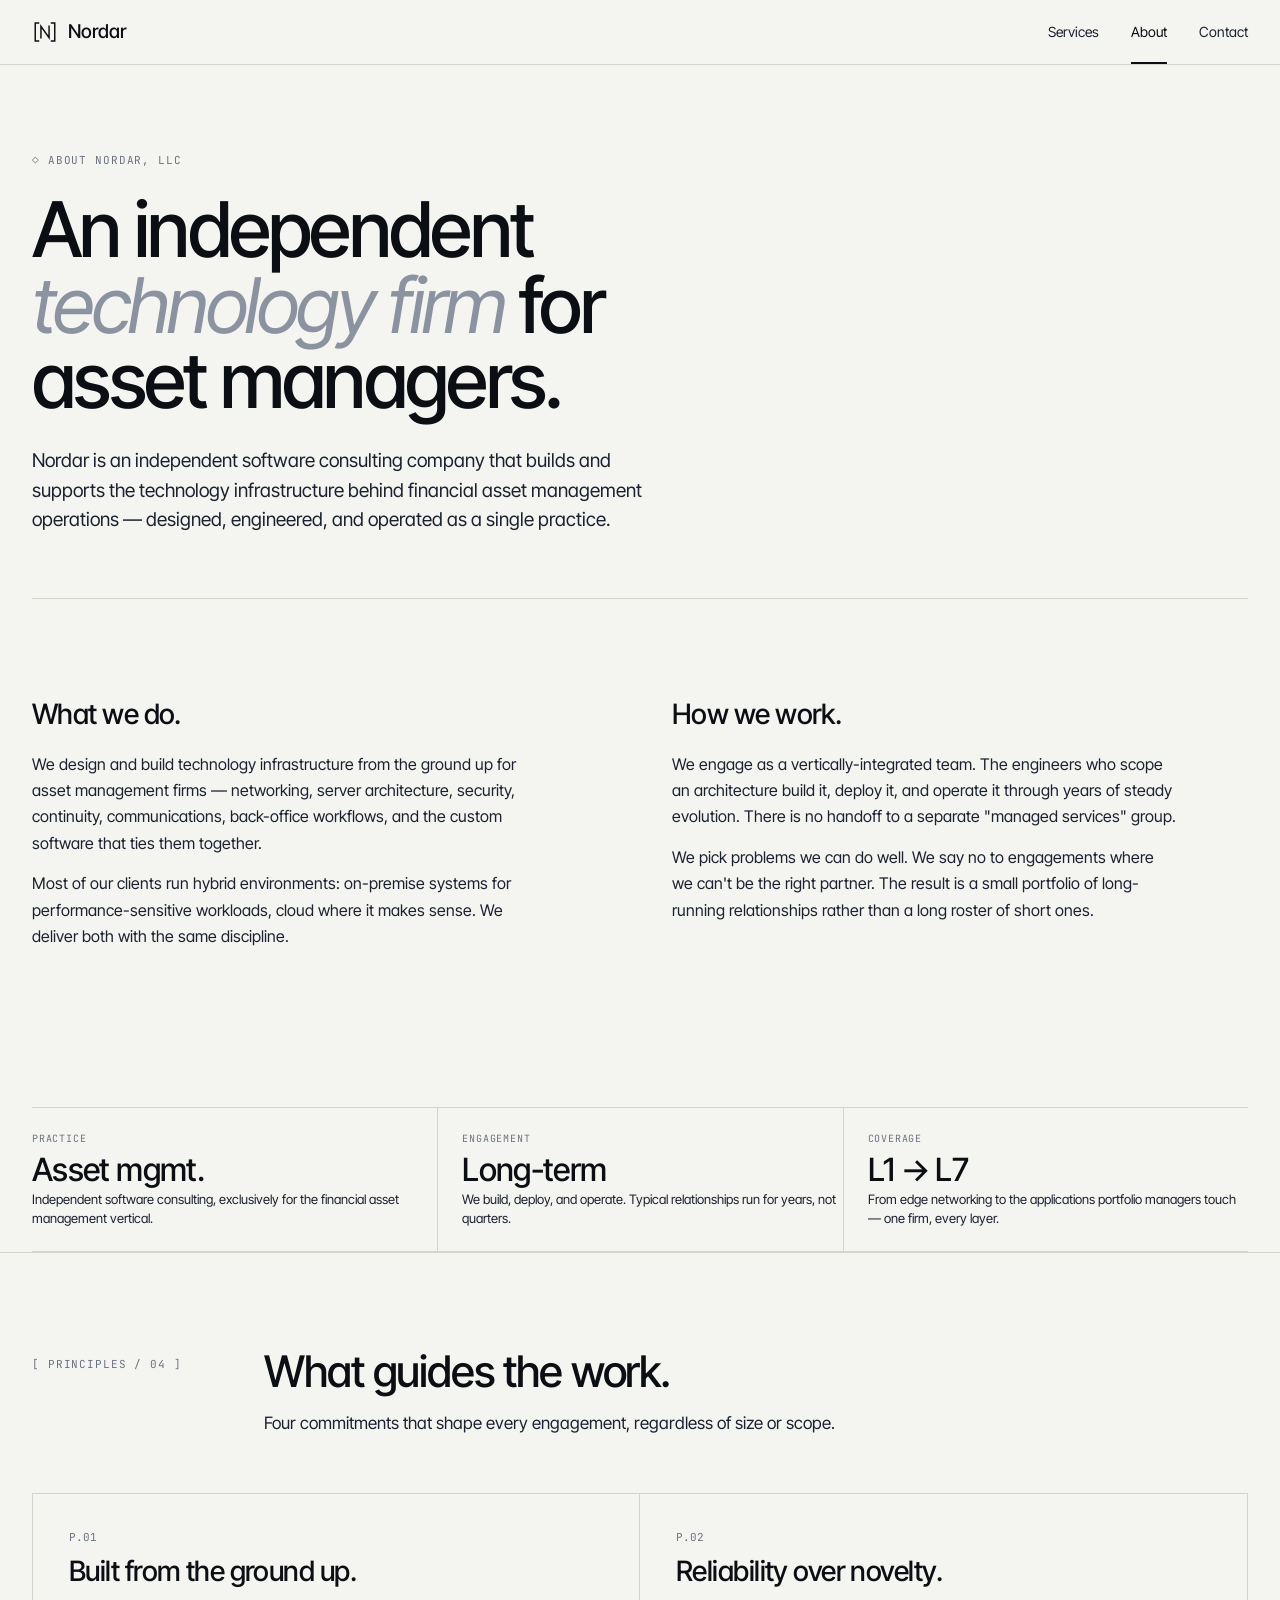
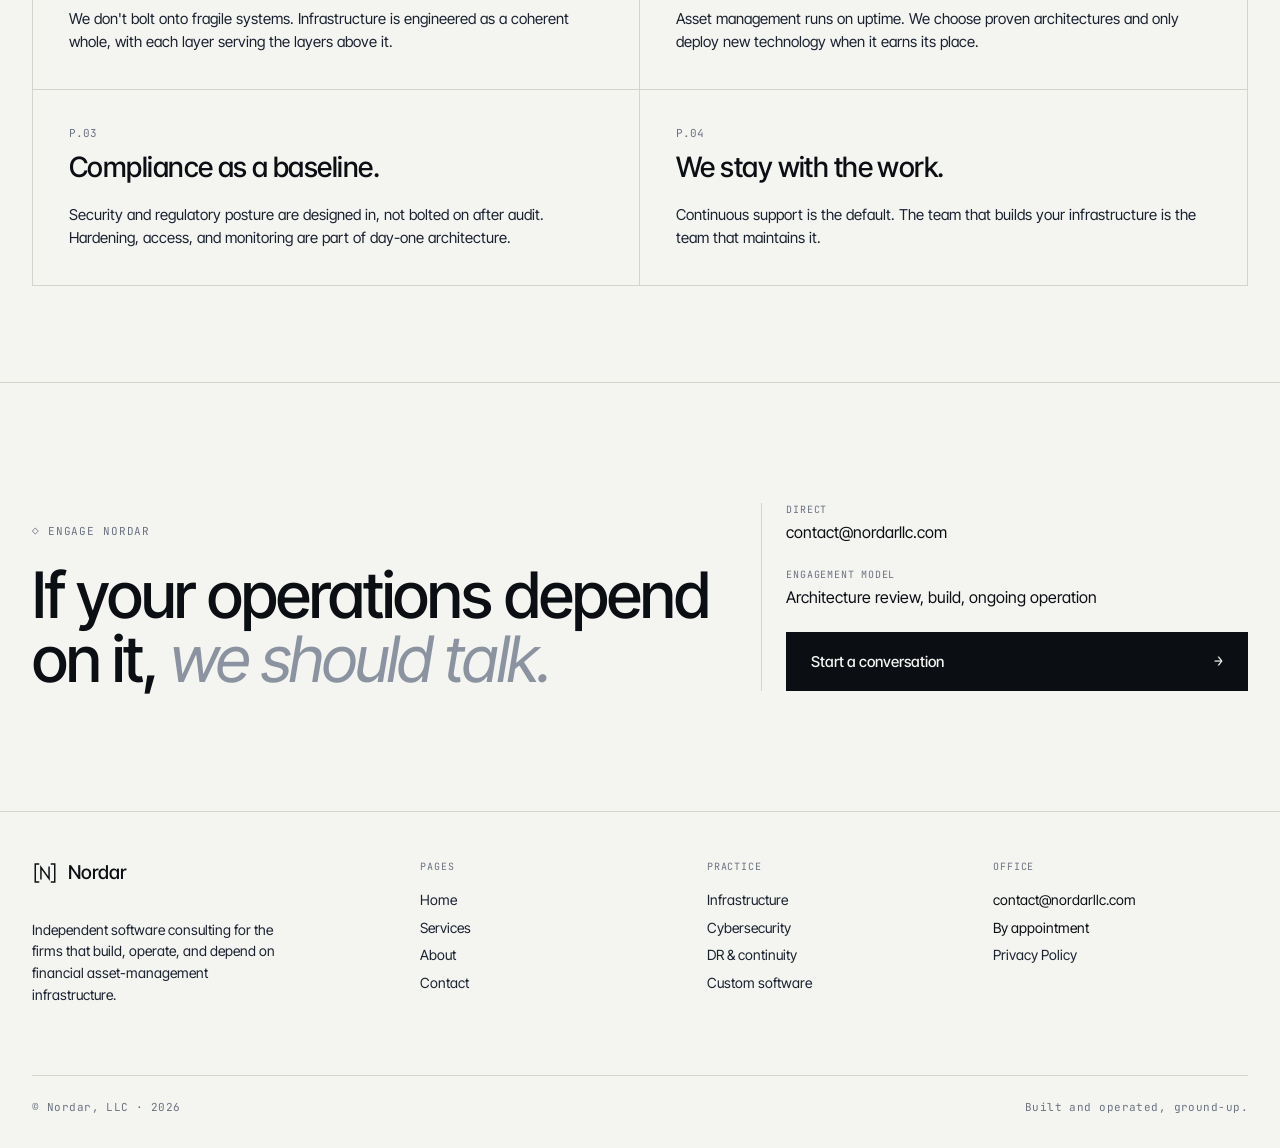
<file: About.html>
<!DOCTYPE html>
<html lang="en" data-theme="default" data-page="about">
<head>
<meta charset="UTF-8" />
<meta name="viewport" content="width=device-width, initial-scale=1.0" />
<title>About — Nordar</title>
<link rel="preconnect" href="https://fonts.googleapis.com" />
<link rel="preconnect" href="https://fonts.gstatic.com" crossorigin />
<link href="https://fonts.googleapis.com/css2?family=Inter+Tight:ital,wght@0,400;0,500;0,600;1,400;1,500&family=JetBrains+Mono:wght@400;500&display=swap" rel="stylesheet" />
<link rel="stylesheet" href="styles.css" />
</head>
<body>

<div id="nav-mount"></div>

<!-- HERO -->
<section class="page-hero">
  <div class="container">
    <div class="eyebrow">◇ About Nordar, LLC</div>
    <h1>An independent <span class="em">technology firm</span> for asset managers.</h1>
    <p class="lead">
      Nordar is an independent software consulting company that builds and supports the technology infrastructure
      behind financial asset management operations — designed, engineered, and operated as a single practice.
    </p>
  </div>
</section>

<!-- ABOUT -->
<section>
  <div class="container">
    <div class="about-grid">
      <div>
        <h3>What we do.</h3>
        <p>
          We design and build technology infrastructure from the ground up for asset management firms — networking, server architecture,
          security, continuity, communications, back-office workflows, and the custom software that ties them together.
        </p>
        <p>
          Most of our clients run hybrid environments: on-premise systems for performance-sensitive workloads, cloud where it makes sense.
          We deliver both with the same discipline.
        </p>
      </div>
      <div>
        <h3>How we work.</h3>
        <p>
          We engage as a vertically-integrated team. The engineers who scope an architecture build it, deploy it, and operate it through years of
          steady evolution. There is no handoff to a separate "managed services" group.
        </p>
        <p>
          We pick problems we can do well. We say no to engagements where we can't be the right partner. The result is a small portfolio
          of long-running relationships rather than a long roster of short ones.
        </p>
      </div>
    </div>

    <div class="about-stats">
      <div>
        <div class="k">Practice</div>
        <div class="v">Asset mgmt.</div>
        <div class="vsub">Independent software consulting, exclusively for the financial asset management vertical.</div>
      </div>
      <div>
        <div class="k">Engagement</div>
        <div class="v">Long-term</div>
        <div class="vsub">We build, deploy, and operate. Typical relationships run for years, not quarters.</div>
      </div>
      <div>
        <div class="k">Coverage</div>
        <div class="v">L1 → L7</div>
        <div class="vsub">From edge networking to the applications portfolio managers touch — one firm, every layer.</div>
      </div>
    </div>
  </div>
</section>

<!-- PRINCIPLES -->
<section class="block" id="principles">
  <div class="container">
    <div class="section-head">
      <div class="label eyebrow">[ Principles / 04 ]</div>
      <div>
        <h2>What guides the work.</h2>
        <p>Four commitments that shape every engagement, regardless of size or scope.</p>
      </div>
    </div>

    <div class="principles">
      <div class="principle">
        <span class="num">P.01</span>
        <h4>Built from the ground up.</h4>
        <p>We don't bolt onto fragile systems. Infrastructure is engineered as a coherent whole, with each layer serving the layers above it.</p>
      </div>
      <div class="principle">
        <span class="num">P.02</span>
        <h4>Reliability over novelty.</h4>
        <p>Asset management runs on uptime. We choose proven architectures and only deploy new technology when it earns its place.</p>
      </div>
      <div class="principle">
        <span class="num">P.03</span>
        <h4>Compliance as a baseline.</h4>
        <p>Security and regulatory posture are designed in, not bolted on after audit. Hardening, access, and monitoring are part of day-one architecture.</p>
      </div>
      <div class="principle">
        <span class="num">P.04</span>
        <h4>We stay with the work.</h4>
        <p>Continuous support is the default. The team that builds your infrastructure is the team that maintains it.</p>
      </div>
    </div>
  </div>
</section>

<!-- CTA -->
<section class="cta-block">
  <div class="container">
    <div class="cta-grid">
      <div>
        <div class="eyebrow" style="margin-bottom: 24px;">◇ Engage Nordar</div>
        <h2>If your operations depend on it, <span class="em">we should talk.</span></h2>
      </div>
      <div class="cta-side">
        <div class="row">
          <span class="label">Direct</span>
          <span class="val">contact@nordarllc.com</span>
        </div>
        <div class="row">
          <span class="label">Engagement model</span>
          <span class="val">Architecture review, build, ongoing operation</span>
        </div>
        <a class="cta-button" href="Contact.html">
          <span>Start a conversation</span>
          <span class="arrow">→</span>
        </a>
      </div>
    </div>
  </div>
</section>

<div id="footer-mount"></div>

<script src="partials.js"></script>
</body>
</html>
</file>
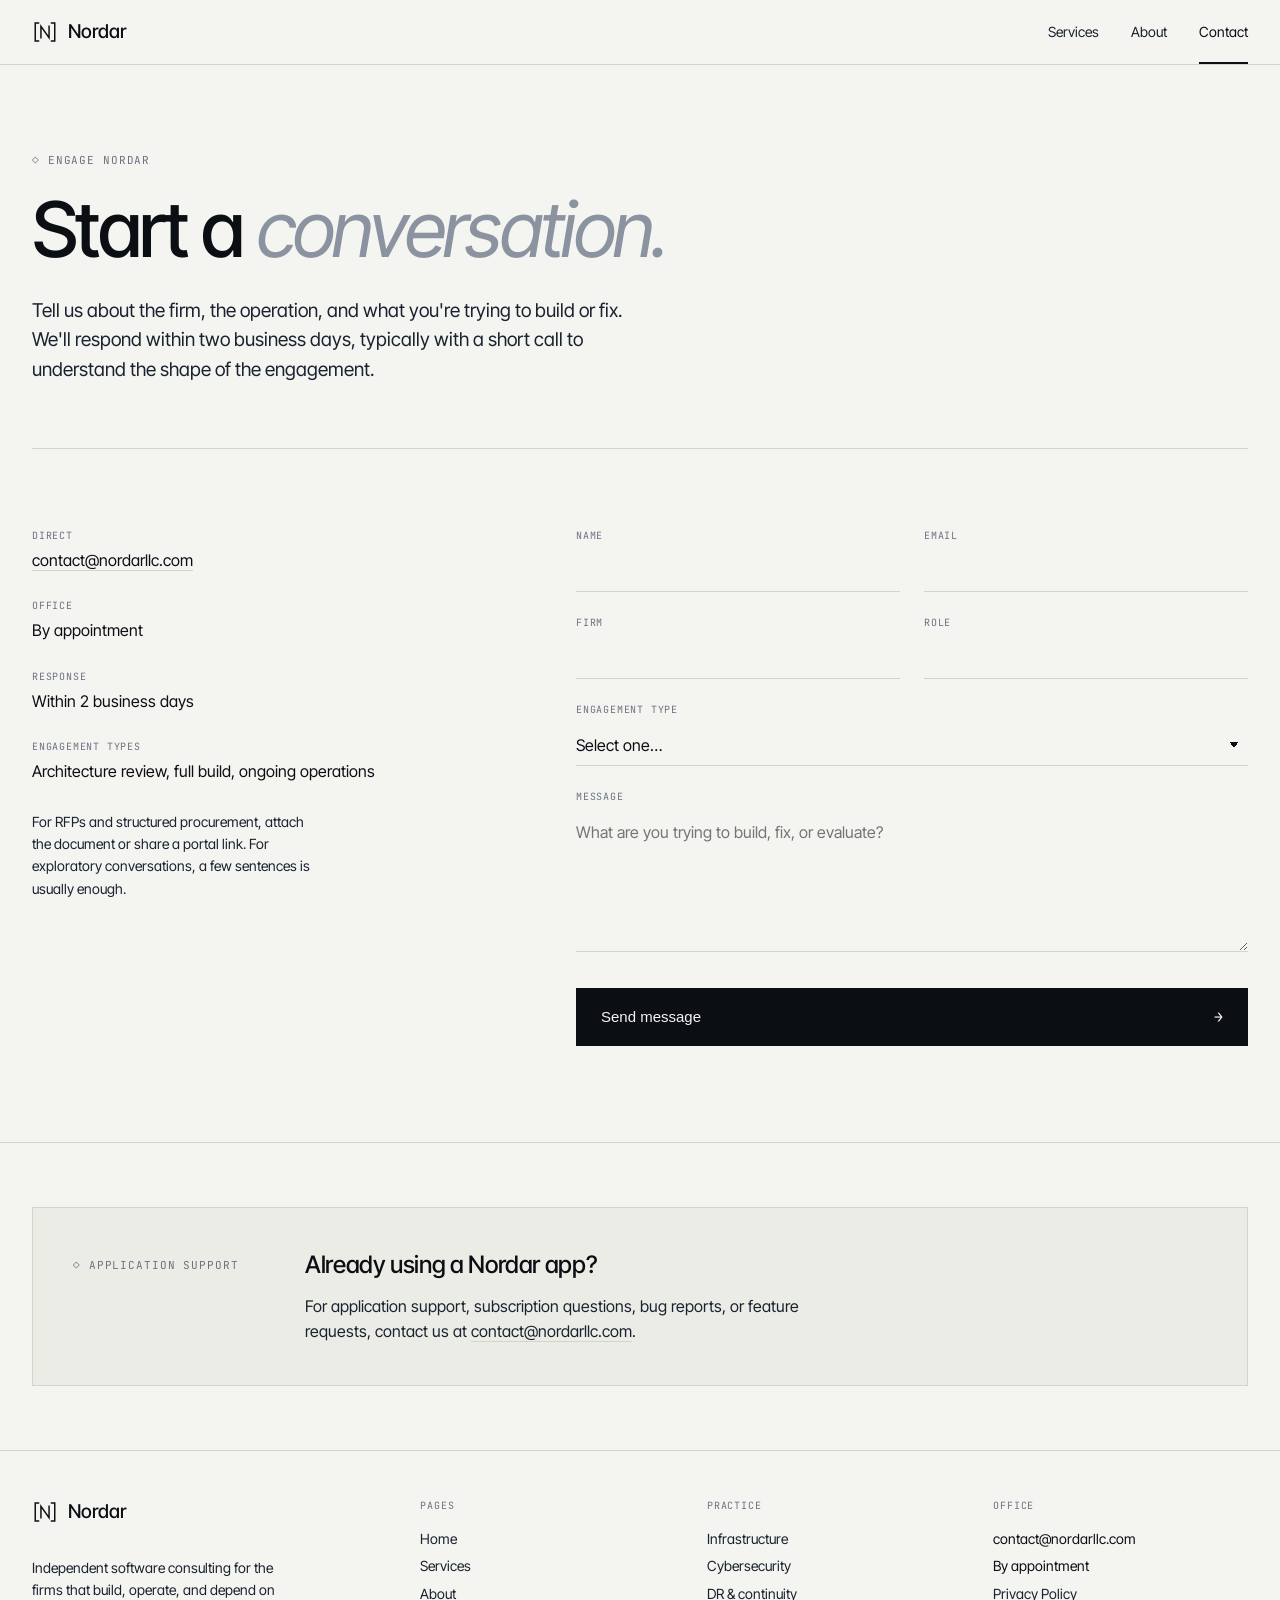
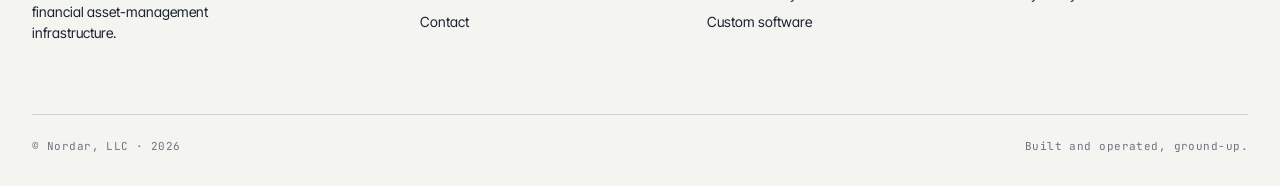
<file: Contact.html>
<!DOCTYPE html>
<html lang="en" data-theme="default" data-page="contact">
<head>
<meta charset="UTF-8" />
<meta name="viewport" content="width=device-width, initial-scale=1.0" />
<title>Contact — Nordar</title>
<link rel="preconnect" href="https://fonts.googleapis.com" />
<link rel="preconnect" href="https://fonts.gstatic.com" crossorigin />
<link href="https://fonts.googleapis.com/css2?family=Inter+Tight:ital,wght@0,400;0,500;0,600;1,400;1,500&family=JetBrains+Mono:wght@400;500&display=swap" rel="stylesheet" />
<link rel="stylesheet" href="styles.css" />
</head>
<body>

<div id="nav-mount"></div>

<!-- HERO -->
<section class="page-hero">
  <div class="container">
    <div class="eyebrow">◇ Engage Nordar</div>
    <h1>Start a <span class="em">conversation.</span></h1>
    <p class="lead">
      Tell us about the firm, the operation, and what you're trying to build or fix. We'll respond within two business days,
      typically with a short call to understand the shape of the engagement.
    </p>
  </div>
</section>

<!-- CONTACT -->
<section>
  <div class="container">
    <div class="contact-grid">
      <aside class="contact-info">
        <div class="row">
          <span class="label">Direct</span>
          <span class="val"><a href="mailto:contact@nordarllc.com">contact@nordarllc.com</a></span>
        </div>
        <div class="row">
          <span class="label">Office</span>
          <span class="val">By appointment</span>
        </div>
        <div class="row">
          <span class="label">Response</span>
          <span class="val">Within 2 business days</span>
        </div>
        <div class="row">
          <span class="label">Engagement types</span>
          <span class="val">Architecture review, full build, ongoing operations</span>
        </div>
        <p>
          For RFPs and structured procurement, attach the document or share a portal link.
          For exploratory conversations, a few sentences is usually enough.
        </p>
      </aside>

      <form class="form" id="contactForm" novalidate>
        <label>
          <span>Name</span>
          <input type="text" name="name" required autocomplete="name" />
        </label>
        <label>
          <span>Email</span>
          <input type="email" name="email" required autocomplete="email" />
        </label>
        <label>
          <span>Firm</span>
          <input type="text" name="firm" autocomplete="organization" />
        </label>
        <label>
          <span>Role</span>
          <input type="text" name="role" autocomplete="organization-title" />
        </label>
        <label class="full">
          <span>Engagement type</span>
          <select name="engagement">
            <option value="">Select one…</option>
            <option>Architecture review</option>
            <option>New build / greenfield infrastructure</option>
            <option>Migration or modernization</option>
            <option>Cybersecurity &amp; compliance</option>
            <option>Disaster recovery &amp; continuity</option>
            <option>Custom software development</option>
            <option>Ongoing support / managed operations</option>
            <option>Other / unsure</option>
          </select>
        </label>
        <label class="full">
          <span>Message</span>
          <textarea name="message" required placeholder="What are you trying to build, fix, or evaluate?"></textarea>
        </label>
        <button type="submit" class="form-submit">
          <span>Send message</span>
          <span class="mono">→</span>
        </button>
        <div class="form-status" id="formStatus" hidden></div>
      </form>
    </div>
  </div>
</section>

<!-- APP SUPPORT -->
<section class="block" id="app-support" style="padding: 64px 0;">
  <div class="container">
    <div class="app-support">
      <div class="app-support-label">
        <span class="eyebrow">◇ Application support</span>
      </div>
      <div class="app-support-body">
        <h3>Already using a Nordar app?</h3>
        <p>
          For application support, subscription questions, bug reports, or feature requests, contact us at
          <a href="mailto:contact@nordarllc.com">contact@nordarllc.com</a>.
        </p>
      </div>
    </div>
  </div>
</section>

<div id="footer-mount"></div>

<script src="partials.js"></script>
<script>
  (function () {
    var form = document.getElementById("contactForm");
    var status = document.getElementById("formStatus");
    if (!form) return;

    form.addEventListener("submit", function (e) {
      e.preventDefault();
      var data = new FormData(form);
      var missing = [];
      ["name", "email", "message"].forEach(function (k) {
        if (!String(data.get(k) || "").trim()) missing.push(k);
      });
      if (missing.length) {
        status.hidden = false;
        status.style.color = "#A03030";
        status.textContent = "Please fill in: " + missing.join(", ");
        return;
      }
      var subject = encodeURIComponent("Nordar inquiry — " + (data.get("name") || ""));
      var body = encodeURIComponent(
        "Name: " + (data.get("name") || "") + "\n" +
        "Email: " + (data.get("email") || "") + "\n" +
        "Firm: " + (data.get("firm") || "") + "\n" +
        "Role: " + (data.get("role") || "") + "\n" +
        "Engagement: " + (data.get("engagement") || "") + "\n\n" +
        (data.get("message") || "")
      );
      status.hidden = false;
      status.style.color = "";
      status.textContent = "Opening your mail client… If nothing happens, email contact@nordarllc.com directly.";
      window.location.href = "mailto:contact@nordarllc.com?subject=" + subject + "&body=" + body;
    });
  })();
</script>

</body>
</html>
</file>
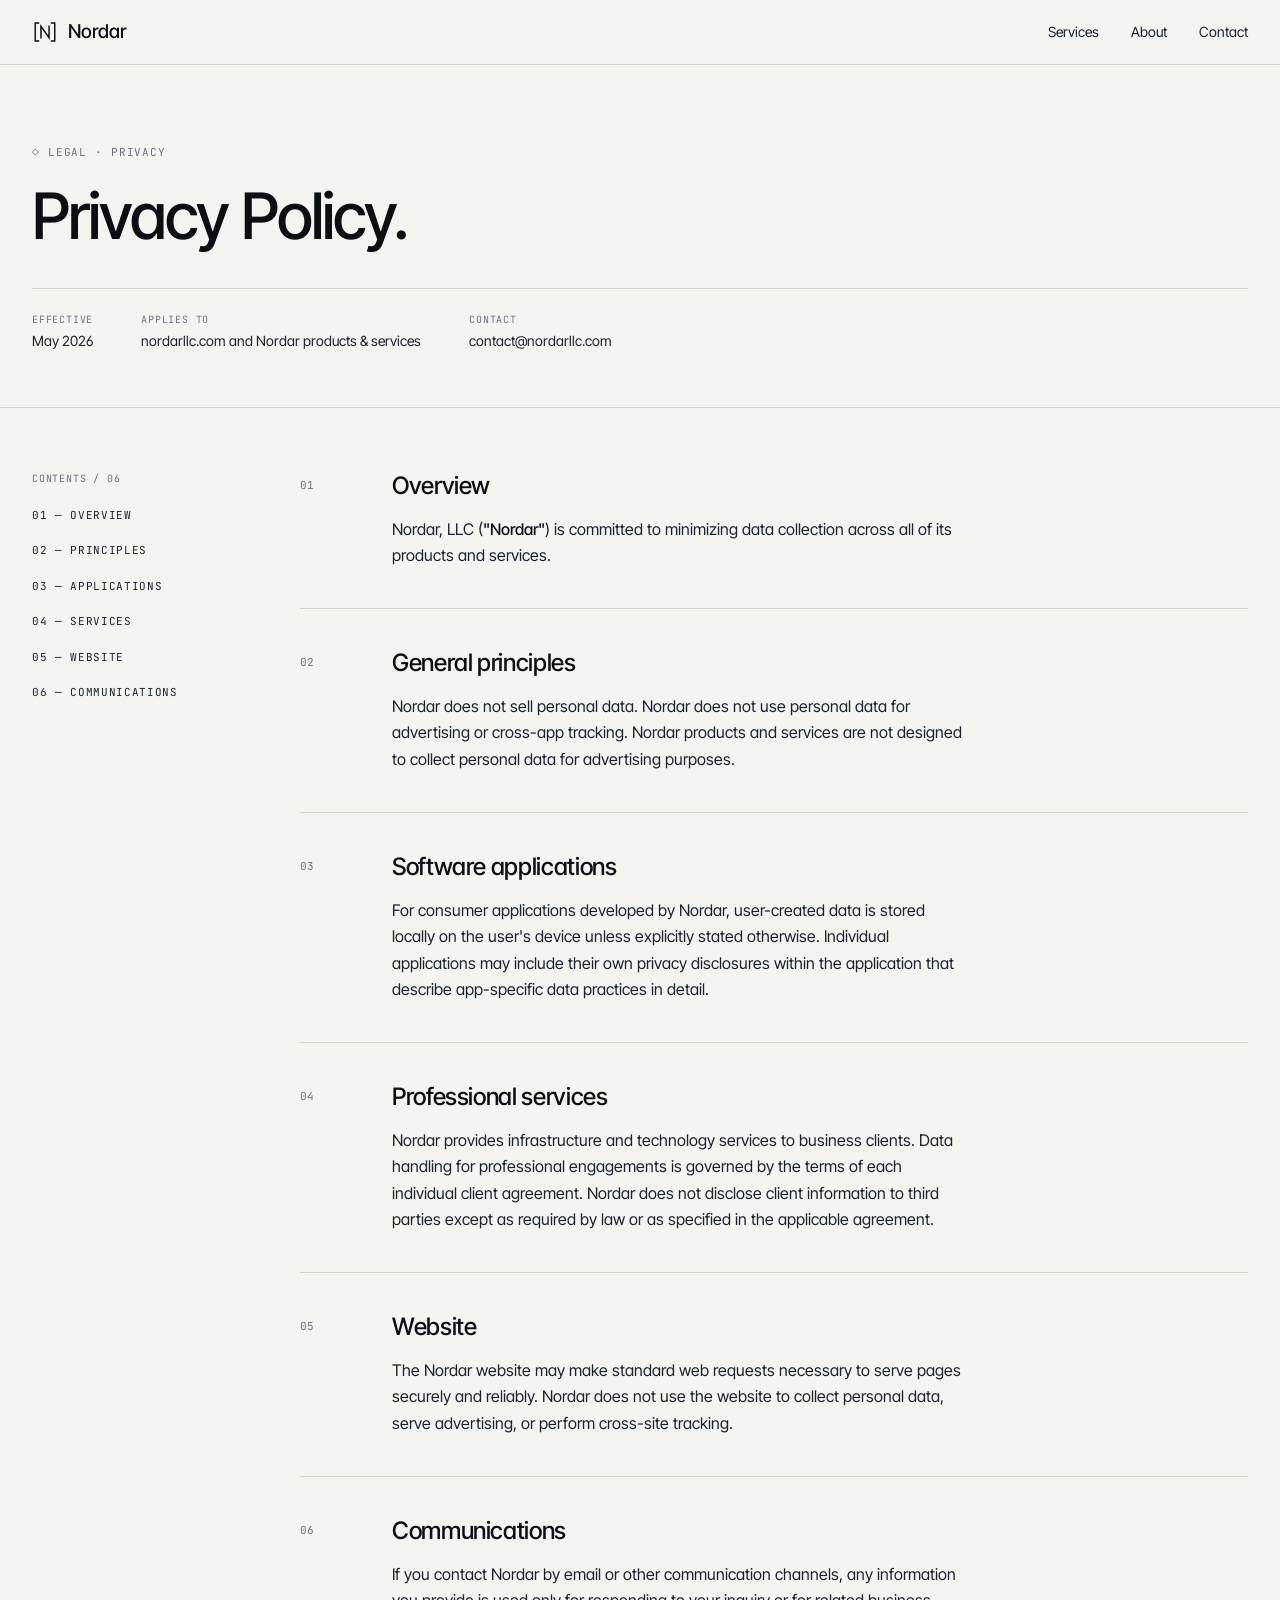
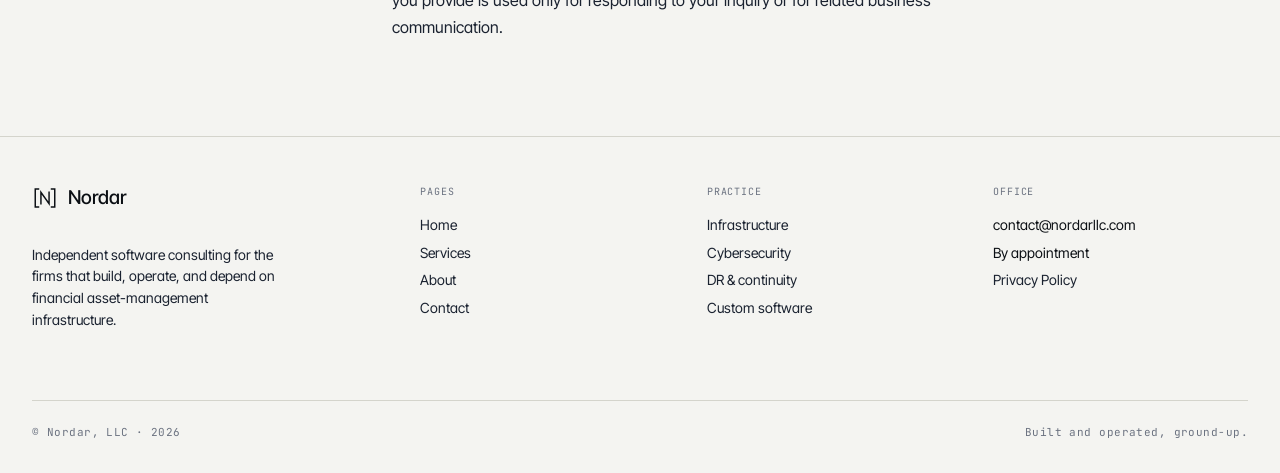
<file: Privacy Policy.html>
<!DOCTYPE html>
<html lang="en" data-theme="default" data-page="privacy">
<head>
<meta charset="UTF-8" />
<meta name="viewport" content="width=device-width, initial-scale=1.0" />
<title>Privacy Policy — Nordar</title>
<link rel="preconnect" href="https://fonts.googleapis.com" />
<link rel="preconnect" href="https://fonts.gstatic.com" crossorigin />
<link href="https://fonts.googleapis.com/css2?family=Inter+Tight:ital,wght@0,400;0,500;0,600;1,400;1,500&family=JetBrains+Mono:wght@400;500&display=swap" rel="stylesheet" />
<link rel="stylesheet" href="styles.css" />
</head>
<body>

<div id="nav-mount"></div>

<!-- HERO -->
<section class="doc-hero">
  <div class="container">
    <div class="eyebrow">◇ Legal · Privacy</div>
    <h1>Privacy Policy.</h1>
    <div class="doc-meta">
      <div class="row">
        <span class="label">Effective</span>
        <span class="val">May 2026</span>
      </div>
      <div class="row">
        <span class="label">Applies to</span>
        <span class="val">nordarllc.com and Nordar products &amp; services</span>
      </div>
      <div class="row">
        <span class="label">Contact</span>
        <span class="val">contact@nordarllc.com</span>
      </div>
    </div>
  </div>
</section>

<!-- BODY -->
<section class="doc-body">
  <div class="container">
    <div class="doc-grid">
      <aside class="doc-toc">
        <span class="toc-label">Contents / 06</span>
        <a href="#overview">01 — Overview</a>
        <a href="#principles">02 — Principles</a>
        <a href="#applications">03 — Applications</a>
        <a href="#services">04 — Services</a>
        <a href="#website">05 — Website</a>
        <a href="#communications">06 — Communications</a>
      </aside>

      <div>
        <article class="doc-section" id="overview">
          <span class="num">01</span>
          <div>
            <h2>Overview</h2>
            <p>
              Nordar, LLC (<strong>"Nordar"</strong>) is committed to minimizing data collection across all of its products and services.
            </p>
          </div>
        </article>

        <article class="doc-section" id="principles">
          <span class="num">02</span>
          <div>
            <h2>General principles</h2>
            <p>
              Nordar does not sell personal data. Nordar does not use personal data for advertising or cross-app tracking. Nordar products and services are
              not designed to collect personal data for advertising purposes.
            </p>
          </div>
        </article>

        <article class="doc-section" id="applications">
          <span class="num">03</span>
          <div>
            <h2>Software applications</h2>
            <p>
              For consumer applications developed by Nordar, user-created data is stored locally on the user's device unless explicitly stated otherwise.
              Individual applications may include their own privacy disclosures within the application that describe app-specific data practices in detail.
            </p>
          </div>
        </article>

        <article class="doc-section" id="services">
          <span class="num">04</span>
          <div>
            <h2>Professional services</h2>
            <p>
              Nordar provides infrastructure and technology services to business clients. Data handling for professional engagements is governed by the
              terms of each individual client agreement. Nordar does not disclose client information to third parties except as required by law or as
              specified in the applicable agreement.
            </p>
          </div>
        </article>

        <article class="doc-section" id="website">
          <span class="num">05</span>
          <div>
            <h2>Website</h2>
            <p>
              The Nordar website may make standard web requests necessary to serve pages securely and reliably. Nordar does not use the website to collect
              personal data, serve advertising, or perform cross-site tracking.
            </p>
          </div>
        </article>

        <article class="doc-section" id="communications">
          <span class="num">06</span>
          <div>
            <h2>Communications</h2>
            <p>
              If you contact Nordar by email or other communication channels, any information you provide is used only for responding to your inquiry or
              for related business communication.
            </p>
          </div>
        </article>
      </div>
    </div>
  </div>
</section>

<div id="footer-mount"></div>

<script src="partials.js"></script>

</body>
</html>
</file>
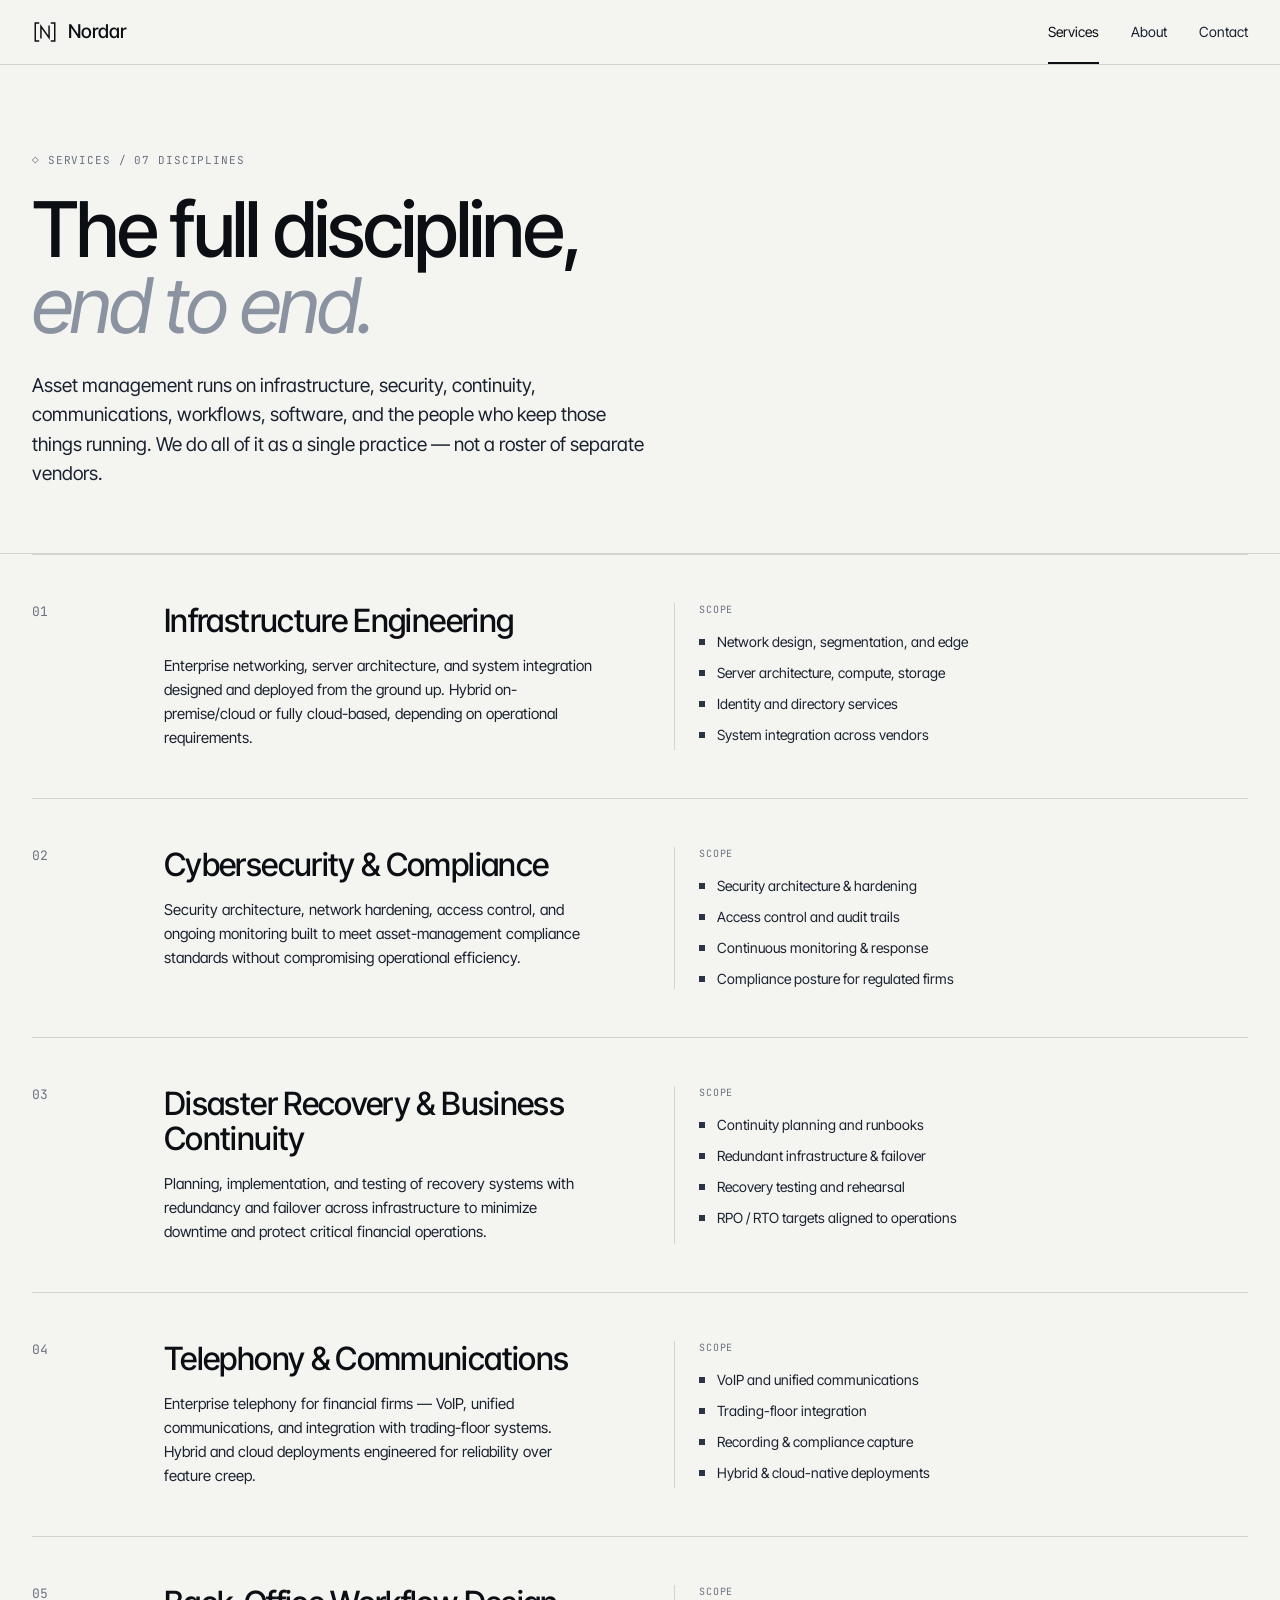
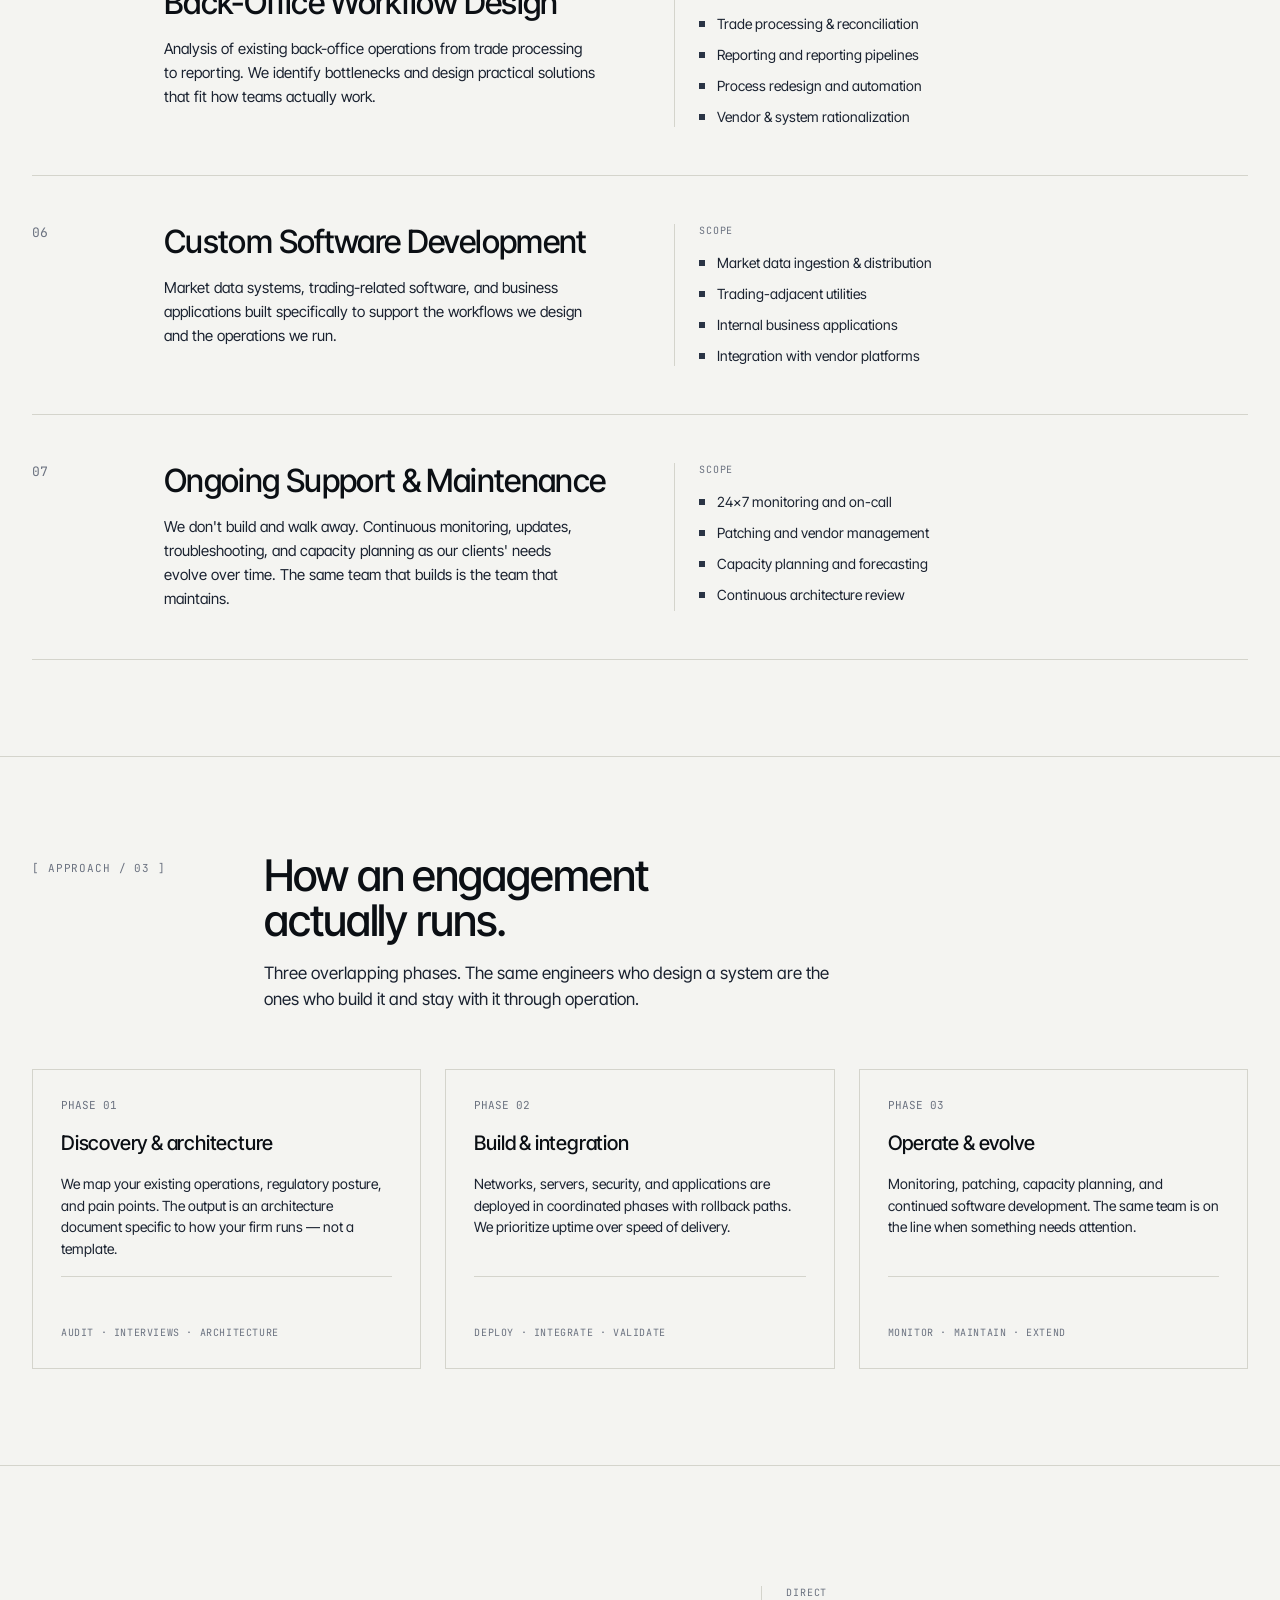
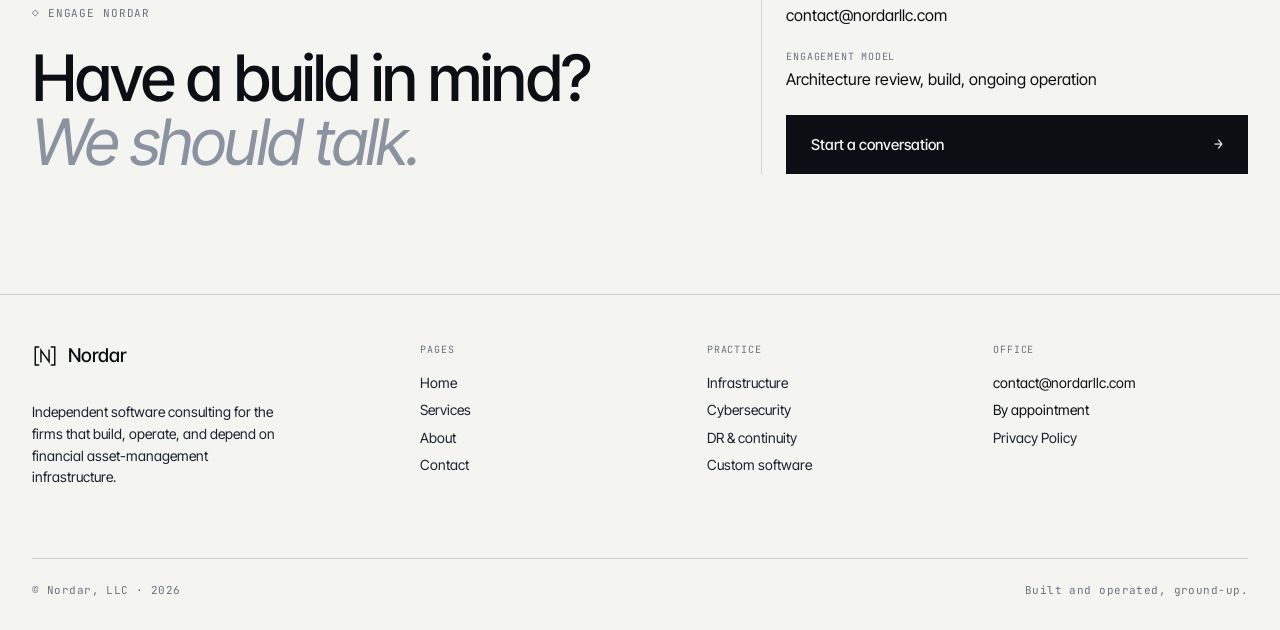
<file: Services.html>
<!DOCTYPE html>
<html lang="en" data-theme="default" data-page="services">
<head>
<meta charset="UTF-8" />
<meta name="viewport" content="width=device-width, initial-scale=1.0" />
<title>Services — Nordar</title>
<link rel="preconnect" href="https://fonts.googleapis.com" />
<link rel="preconnect" href="https://fonts.gstatic.com" crossorigin />
<link href="https://fonts.googleapis.com/css2?family=Inter+Tight:ital,wght@0,400;0,500;0,600;1,400;1,500&family=JetBrains+Mono:wght@400;500&display=swap" rel="stylesheet" />
<link rel="stylesheet" href="styles.css" />
</head>
<body>

<div id="nav-mount"></div>

<!-- HERO -->
<section class="page-hero">
  <div class="container">
    <div class="eyebrow">◇ Services / 07 disciplines</div>
    <h1>The full discipline, <span class="em">end to end.</span></h1>
    <p class="lead">
      Asset management runs on infrastructure, security, continuity, communications, workflows, software, and the people who keep those things running.
      We do all of it as a single practice — not a roster of separate vendors.
    </p>
  </div>
</section>

<!-- SERVICES -->
<section class="block" style="padding-top: 0;">
  <div class="container">
    <article class="svc-detail" id="infrastructure">
      <span class="num">01</span>
      <div>
        <h3>Infrastructure Engineering</h3>
        <p class="what">
          Enterprise networking, server architecture, and system integration designed and deployed from the ground up.
          Hybrid on-premise/cloud or fully cloud-based, depending on operational requirements.
        </p>
      </div>
      <div class="scope">
        <span class="scope-label">Scope</span>
        <span class="scope-item">Network design, segmentation, and edge</span>
        <span class="scope-item">Server architecture, compute, storage</span>
        <span class="scope-item">Identity and directory services</span>
        <span class="scope-item">System integration across vendors</span>
      </div>
    </article>

    <article class="svc-detail" id="cybersecurity">
      <span class="num">02</span>
      <div>
        <h3>Cybersecurity &amp; Compliance</h3>
        <p class="what">
          Security architecture, network hardening, access control, and ongoing monitoring built to meet asset-management compliance
          standards without compromising operational efficiency.
        </p>
      </div>
      <div class="scope">
        <span class="scope-label">Scope</span>
        <span class="scope-item">Security architecture &amp; hardening</span>
        <span class="scope-item">Access control and audit trails</span>
        <span class="scope-item">Continuous monitoring &amp; response</span>
        <span class="scope-item">Compliance posture for regulated firms</span>
      </div>
    </article>

    <article class="svc-detail" id="continuity">
      <span class="num">03</span>
      <div>
        <h3>Disaster Recovery &amp; Business Continuity</h3>
        <p class="what">
          Planning, implementation, and testing of recovery systems with redundancy and failover across infrastructure
          to minimize downtime and protect critical financial operations.
        </p>
      </div>
      <div class="scope">
        <span class="scope-label">Scope</span>
        <span class="scope-item">Continuity planning and runbooks</span>
        <span class="scope-item">Redundant infrastructure &amp; failover</span>
        <span class="scope-item">Recovery testing and rehearsal</span>
        <span class="scope-item">RPO / RTO targets aligned to operations</span>
      </div>
    </article>

    <article class="svc-detail" id="telephony">
      <span class="num">04</span>
      <div>
        <h3>Telephony &amp; Communications</h3>
        <p class="what">
          Enterprise telephony for financial firms — VoIP, unified communications, and integration with trading-floor systems.
          Hybrid and cloud deployments engineered for reliability over feature creep.
        </p>
      </div>
      <div class="scope">
        <span class="scope-label">Scope</span>
        <span class="scope-item">VoIP and unified communications</span>
        <span class="scope-item">Trading-floor integration</span>
        <span class="scope-item">Recording &amp; compliance capture</span>
        <span class="scope-item">Hybrid &amp; cloud-native deployments</span>
      </div>
    </article>

    <article class="svc-detail" id="workflow">
      <span class="num">05</span>
      <div>
        <h3>Back-Office Workflow Design</h3>
        <p class="what">
          Analysis of existing back-office operations from trade processing to reporting. We identify bottlenecks
          and design practical solutions that fit how teams actually work.
        </p>
      </div>
      <div class="scope">
        <span class="scope-label">Scope</span>
        <span class="scope-item">Trade processing &amp; reconciliation</span>
        <span class="scope-item">Reporting and reporting pipelines</span>
        <span class="scope-item">Process redesign and automation</span>
        <span class="scope-item">Vendor &amp; system rationalization</span>
      </div>
    </article>

    <article class="svc-detail" id="software">
      <span class="num">06</span>
      <div>
        <h3>Custom Software Development</h3>
        <p class="what">
          Market data systems, trading-related software, and business applications built specifically to support the workflows
          we design and the operations we run.
        </p>
      </div>
      <div class="scope">
        <span class="scope-label">Scope</span>
        <span class="scope-item">Market data ingestion &amp; distribution</span>
        <span class="scope-item">Trading-adjacent utilities</span>
        <span class="scope-item">Internal business applications</span>
        <span class="scope-item">Integration with vendor platforms</span>
      </div>
    </article>

    <article class="svc-detail" id="support">
      <span class="num">07</span>
      <div>
        <h3>Ongoing Support &amp; Maintenance</h3>
        <p class="what">
          We don't build and walk away. Continuous monitoring, updates, troubleshooting, and capacity planning
          as our clients' needs evolve over time. The same team that builds is the team that maintains.
        </p>
      </div>
      <div class="scope">
        <span class="scope-label">Scope</span>
        <span class="scope-item">24×7 monitoring and on-call</span>
        <span class="scope-item">Patching and vendor management</span>
        <span class="scope-item">Capacity planning and forecasting</span>
        <span class="scope-item">Continuous architecture review</span>
      </div>
    </article>
  </div>
</section>

<!-- APPROACH (shared) -->
<section class="block" id="approach">
  <div class="container">
    <div class="section-head">
      <div class="label eyebrow">[ Approach / 03 ]</div>
      <div>
        <h2>How an engagement actually runs.</h2>
        <p>
          Three overlapping phases. The same engineers who design a system are the ones who build it and stay with it through operation.
        </p>
      </div>
    </div>

    <div class="approach">
      <div class="approach-card">
        <span class="num">PHASE 01</span>
        <h4>Discovery &amp; architecture</h4>
        <p>
          We map your existing operations, regulatory posture, and pain points. The output is an architecture document specific to how your firm runs — not a template.
        </p>
        <div class="diag">Audit · Interviews · Architecture</div>
      </div>
      <div class="approach-card">
        <span class="num">PHASE 02</span>
        <h4>Build &amp; integration</h4>
        <p>
          Networks, servers, security, and applications are deployed in coordinated phases with rollback paths. We prioritize uptime over speed of delivery.
        </p>
        <div class="diag">Deploy · Integrate · Validate</div>
      </div>
      <div class="approach-card">
        <span class="num">PHASE 03</span>
        <h4>Operate &amp; evolve</h4>
        <p>
          Monitoring, patching, capacity planning, and continued software development. The same team is on the line when something needs attention.
        </p>
        <div class="diag">Monitor · Maintain · Extend</div>
      </div>
    </div>
  </div>
</section>

<!-- CTA -->
<section class="cta-block">
  <div class="container">
    <div class="cta-grid">
      <div>
        <div class="eyebrow" style="margin-bottom: 24px;">◇ Engage Nordar</div>
        <h2>Have a build in mind? <span class="em">We should talk.</span></h2>
      </div>
      <div class="cta-side">
        <div class="row">
          <span class="label">Direct</span>
          <span class="val">contact@nordarllc.com</span>
        </div>
        <div class="row">
          <span class="label">Engagement model</span>
          <span class="val">Architecture review, build, ongoing operation</span>
        </div>
        <a class="cta-button" href="Contact.html">
          <span>Start a conversation</span>
          <span class="arrow">→</span>
        </a>
      </div>
    </div>
  </div>
</section>

<div id="footer-mount"></div>

<script src="partials.js"></script>
</body>
</html>
</file>
<file: styles.css>
/* Nordar — design system */
:root {
  --ink: #0B0F14;
  --ink-2: #1A2230;
  --ink-3: #2A3445;
  --paper: #F4F4F1;
  --paper-2: #ECECE6;
  --paper-3: #E2E2DA;
  --rule: #D4D4CC;
  --muted: #6B7280;
  --muted-2: #8B93A0;
  --accent: oklch(70% 0.10 220);
  --accent-ink: oklch(45% 0.08 220);

  --f-display: "Inter Tight", "Inter", system-ui, -apple-system, sans-serif;
  --f-mono: "JetBrains Mono", ui-monospace, "SF Mono", Menlo, monospace;

  --max: 1320px;
  --gutter: 32px;
}

[data-theme="graphite"] {
  --accent: oklch(60% 0 0);
  --accent-ink: oklch(40% 0 0);
}

* { box-sizing: border-box; }
html, body { margin: 0; padding: 0; }
html { scroll-behavior: smooth; scroll-padding-top: 80px; }
body {
  font-family: var(--f-display);
  background: var(--paper);
  color: var(--ink);
  -webkit-font-smoothing: antialiased;
  font-feature-settings: "ss01", "cv11";
  line-height: 1.4;
}

a { color: inherit; text-decoration: none; }

.mono { font-family: var(--f-mono); font-feature-settings: normal; }
.eyebrow {
  font-family: var(--f-mono);
  font-size: 11px;
  letter-spacing: 0.08em;
  text-transform: uppercase;
  color: var(--muted);
}
.tag {
  font-family: var(--f-mono);
  font-size: 10px;
  letter-spacing: 0.1em;
  text-transform: uppercase;
  color: var(--muted);
}

.container {
  max-width: var(--max);
  margin: 0 auto;
  padding: 0 var(--gutter);
}

/* ───────── nav ───────── */
.nav {
  position: sticky; top: 0; z-index: 70;
  background: color-mix(in srgb, var(--paper) 88%, transparent);
  backdrop-filter: blur(10px);
  -webkit-backdrop-filter: blur(10px);
  border-bottom: 1px solid var(--rule);
}
.nav-inner {
  display: flex; align-items: center; justify-content: space-between;
  height: 64px;
  position: relative;
}
.nav-links {
  display: flex; gap: 32px; align-items: center;
  font-size: 14px;
}
.nav-links a { color: var(--ink-2); transition: color .2s; position: relative; }
.nav-links a:hover { color: var(--ink); }
.nav-links a.active { color: var(--ink); }
.nav-links a.active::after {
  content: "";
  position: absolute;
  left: 0;
  right: 0;
  bottom: -22px;
  height: 2px;
  background: var(--ink);
}
.nav-cta {
  display: inline-flex; align-items: center; gap: 8px;
  padding: 8px 14px;
  border: 1px solid var(--ink);
  border-radius: 999px;
  font-size: 13px;
  font-weight: 500;
  background: transparent;
  color: var(--ink);
  transition: background .2s, color .2s, border-color .2s;
}
.nav-cta:hover { background: var(--cta-hover, oklch(78% 0.08 220)); border-color: var(--cta-hover, oklch(78% 0.08 220)); color: var(--ink); }
.nav-cta.active::after { display: none; }

/* hamburger */
.nav-toggle {
  display: none;
  appearance: none;
  background: transparent;
  border: 1px solid var(--ink);
  border-radius: 999px;
  width: 38px;
  height: 38px;
  align-items: center;
  justify-content: center;
  cursor: pointer;
  padding: 0;
  color: var(--ink);
  transition: background .2s, color .2s;
}
.nav-toggle:hover { background: var(--ink); color: var(--paper); }
.nav-toggle svg { display: block; }

/* mobile menu dropdown */
.nav-drawer {
  position: absolute;
  top: calc(100% + 8px);
  right: var(--gutter);
  background: var(--paper);
  z-index: 80;
  padding: 8px;
  min-width: 240px;
  display: none;
  flex-direction: column;
  gap: 0;
  border: 1px solid var(--rule);
  border-radius: 12px;
  box-shadow: 0 12px 32px rgba(11, 15, 20, 0.08), 0 2px 6px rgba(11, 15, 20, 0.04);
}
.nav-drawer.open { display: flex; }
.nav-drawer a {
  font-size: 14px;
  letter-spacing: -0.005em;
  font-weight: 500;
  color: var(--ink-2);
  padding: 12px 14px;
  border-radius: 8px;
  display: flex;
  align-items: center;
  justify-content: space-between;
  transition: background .15s, color .15s;
}
.nav-drawer a:hover { background: color-mix(in srgb, var(--ink) 5%, transparent); color: var(--ink); }
.nav-drawer a .num {
  font-family: var(--f-mono);
  font-size: 10px;
  letter-spacing: 0.08em;
  color: var(--muted);
  font-weight: 400;
}
.nav-drawer .drawer-cta {
  margin-top: 6px;
  padding: 12px 14px;
  background: var(--ink);
  color: var(--paper);
  border-radius: 8px;
  font-size: 14px;
  font-weight: 500;
}
.nav-drawer .drawer-cta:hover { background: var(--ink-2); color: var(--paper); }
.nav-drawer .drawer-divider {
  height: 1px;
  background: var(--rule);
  margin: 6px 4px;
}

/* ───────── hero ───────── */
.hero {
  padding: 96px 0 80px;
  position: relative;
}
.hero-grid {
  display: grid;
  grid-template-columns: 1.6fr 1fr;
  gap: 48px;
  align-items: end;
}
.hero h1 {
  font-family: var(--f-display);
  font-weight: 500;
  font-size: clamp(48px, 6.4vw, 92px);
  line-height: 0.98;
  letter-spacing: -0.035em;
  margin: 0 0 32px;
  text-wrap: balance;
}
.hero h1 .em { font-style: italic; font-weight: 400; color: var(--muted-2); }
.hero h1 .ax { color: var(--accent-ink); }
.hero-meta {
  display: flex; flex-direction: column; gap: 18px;
  border-left: 1px solid var(--rule);
  padding-left: 24px;
}
.hero-meta .row { display: flex; flex-direction: column; gap: 4px; }
.hero-meta .label { font-family: var(--f-mono); font-size: 10px; letter-spacing: 0.08em; text-transform: uppercase; color: var(--muted); }
.hero-meta .val { font-size: 14px; color: var(--ink-2); }
.hero-bar {
  margin-top: 64px;
  display: grid;
  grid-template-columns: repeat(4, 1fr);
  border-top: 1px solid var(--rule);
  border-bottom: 1px solid var(--rule);
}
.hero-bar > div { padding: 18px 0; }
.hero-bar > div + div { border-left: 1px solid var(--rule); padding-left: 20px; }
.hero-bar .k { font-family: var(--f-mono); font-size: 10px; letter-spacing: 0.08em; text-transform: uppercase; color: var(--muted); margin-bottom: 6px; }
.hero-bar .v { font-size: 15px; color: var(--ink); }

/* ───────── section ───────── */
section.block {
  padding: 96px 0;
  border-top: 1px solid var(--rule);
}
.section-head {
  display: grid;
  grid-template-columns: 200px 1fr;
  gap: 32px;
  margin-bottom: 56px;
}
.section-head .label { padding-top: 8px; }
.section-head h2 {
  font-weight: 500;
  font-size: clamp(32px, 3.4vw, 48px);
  letter-spacing: -0.025em;
  line-height: 1.05;
  margin: 0;
  max-width: 18ch;
  text-wrap: balance;
}
.section-head p {
  font-size: 17px;
  color: var(--ink-2);
  max-width: 60ch;
  margin: 16px 0 0;
  line-height: 1.55;
}

/* ───────── services list ───────── */
.svc-list {
  border-top: 1px solid var(--rule);
}
.svc {
  display: grid;
  grid-template-columns: 80px 1fr 1.3fr 220px;
  gap: 32px;
  align-items: start;
  padding: 28px 0;
  border-bottom: 1px solid var(--rule);
  cursor: pointer;
  transition: background .25s;
}
.svc:hover { background: color-mix(in srgb, var(--ink) 3%, transparent); }
.svc .num { font-family: var(--f-mono); font-size: 12px; color: var(--muted); padding-top: 2px; }
.svc h3 { margin: 0; font-weight: 500; font-size: 22px; letter-spacing: -0.015em; }
.svc .desc { font-size: 14px; color: var(--ink-2); line-height: 1.55; }
.svc .meta { font-family: var(--f-mono); font-size: 11px; color: var(--muted); text-align: right; padding-top: 4px; }
.svc .meta .arrow { display: inline-block; transition: transform .25s; margin-left: 6px; color: var(--ink); }
.svc:hover .meta .arrow { transform: translateX(4px); }

/* ───────── approach cards ───────── */
.approach {
  display: grid;
  grid-template-columns: repeat(3, 1fr);
  gap: 24px;
}
.approach-card {
  border: 1px solid var(--rule);
  background: var(--paper);
  padding: 28px;
  display: flex; flex-direction: column; gap: 16px;
  min-height: 260px;
  transition: border-color .25s;
}
.approach-card:hover { border-color: var(--ink); }
.approach-card .num { font-family: var(--f-mono); font-size: 11px; color: var(--muted); }
.approach-card h4 { margin: 0; font-size: 20px; font-weight: 500; letter-spacing: -0.01em; }
.approach-card p { margin: 0; font-size: 14px; color: var(--ink-2); line-height: 1.55; }
.approach-card .diag {
  margin-top: auto;
  height: 64px;
  border-top: 1px solid var(--rule);
  padding-top: 12px;
  display: flex; align-items: end;
  font-family: var(--f-mono);
  font-size: 10px;
  color: var(--muted);
  letter-spacing: 0.06em;
  text-transform: uppercase;
}

/* ───────── stack diagram ───────── */
.stack-wrap {
  background: #1F2632;
  color: var(--paper);
  padding: 80px 0;
  border-top: 1px solid #1F2632;
  border-bottom: 1px solid #1F2632;
}
.stack-wrap .eyebrow { color: #9AA3B2; }
.stack-wrap h2 { color: var(--paper); }
.stack-wrap p { color: #C9CFD8; }
.stack-wrap .section-head h2 { max-width: 22ch; }
.stack {
  display: grid;
  grid-template-columns: 1fr;
  gap: 1px;
  background: #2E3645;
  border: 1px solid #2E3645;
}
.stack-row {
  display: grid;
  grid-template-columns: 140px 1fr 1.5fr 120px;
  gap: 24px;
  padding: 22px 24px;
  background: #1F2632;
  align-items: center;
  transition: background .2s;
}
.stack-row:hover { background: #28303D; }
.stack-row .layer { font-family: var(--f-mono); font-size: 11px; color: #9AA3B2; letter-spacing: 0.08em; text-transform: uppercase; }
.stack-row .name { font-size: 16px; color: var(--paper); font-weight: 500; }
.stack-row .detail { font-size: 13px; color: #C9CFD8; }
.stack-row .badge { font-family: var(--f-mono); font-size: 10px; color: #9AA3B2; letter-spacing: 0.06em; text-align: right; }

/* ───────── principles ───────── */
.principles {
  display: grid;
  grid-template-columns: repeat(2, 1fr);
  gap: 0;
  border: 1px solid var(--rule);
}
.principle {
  padding: 36px;
  border-right: 1px solid var(--rule);
  border-bottom: 1px solid var(--rule);
  display: flex; flex-direction: column; gap: 12px;
}
.principle:nth-child(2n) { border-right: none; }
.principle:nth-last-child(-n+2) { border-bottom: none; }
.principle .num { font-family: var(--f-mono); font-size: 11px; color: var(--muted); }
.principle h4 {
  margin: 0; font-size: 28px; font-weight: 500; letter-spacing: -0.02em; line-height: 1.05;
}
.principle p { margin: 8px 0 0; font-size: 15px; color: var(--ink-2); line-height: 1.55; }

/* ───────── CTA ───────── */
.cta-block {
  padding: 120px 0;
  border-top: 1px solid var(--rule);
}
.cta-grid {
  display: grid;
  grid-template-columns: 1.4fr 1fr;
  gap: 48px;
  align-items: end;
}
.cta-block h2 {
  font-size: clamp(40px, 5vw, 72px);
  font-weight: 500;
  letter-spacing: -0.03em;
  line-height: 1.0;
  margin: 0;
  text-wrap: balance;
}
.cta-block h2 .em { font-style: italic; color: var(--muted-2); font-weight: 400; }
.cta-side {
  border-left: 1px solid var(--rule);
  padding-left: 24px;
  display: flex; flex-direction: column; gap: 24px;
}
.cta-side .row { display: flex; flex-direction: column; gap: 4px; }
.cta-side .label { font-family: var(--f-mono); font-size: 10px; letter-spacing: 0.08em; text-transform: uppercase; color: var(--muted); }
.cta-side .val { font-size: 16px; color: var(--ink); }
.cta-button {
  display: inline-flex; align-items: center; justify-content: space-between;
  padding: 18px 24px;
  background: var(--ink);
  color: var(--paper);
  border: 1px solid var(--ink);
  font-size: 15px;
  font-weight: 500;
  transition: background .2s, color .2s;
  width: 100%;
}
.cta-button:hover { background: transparent; color: var(--ink); }
.cta-button .arrow { font-family: var(--f-mono); }

/* ───────── footer ───────── */
footer {
  padding: 48px 0 32px;
  border-top: 1px solid var(--rule);
  background: var(--paper);
}
.foot {
  display: grid;
  grid-template-columns: 1.4fr 1fr 1fr 1fr;
  gap: 32px;
  margin-bottom: 56px;
}
.foot h5 {
  font-family: var(--f-mono);
  font-size: 10px;
  letter-spacing: 0.08em;
  text-transform: uppercase;
  color: var(--muted);
  margin: 0 0 16px;
  font-weight: 400;
}
.foot ul { list-style: none; padding: 0; margin: 0; display: flex; flex-direction: column; gap: 8px; font-size: 14px; }
.foot ul a { color: var(--ink-2); transition: color .2s; }
.foot ul a:hover { color: var(--ink); }
.foot-bottom {
  display: flex; justify-content: space-between; align-items: center;
  padding-top: 24px;
  border-top: 1px solid var(--rule);
  font-family: var(--f-mono);
  font-size: 11px;
  color: var(--muted);
  letter-spacing: 0.04em;
}

/* ───────── logo ───────── */
.brand { display: inline-flex; align-items: center; gap: 10px; }
.brand .mark { width: 28px; height: 28px; }
.brand .word {
  font-family: var(--f-display);
  font-size: 19px;
  letter-spacing: -0.01em;
  font-weight: 500;
  color: var(--ink);
}

/* ───────── page hero (sub-pages) ───────── */
.page-hero {
  padding: 88px 0 64px;
}
.page-hero h1 {
  font-weight: 500;
  font-size: clamp(48px, 6vw, 84px);
  letter-spacing: -0.035em;
  line-height: 0.98;
  margin: 24px 0 0;
  text-wrap: balance;
  max-width: 18ch;
}
.page-hero .em { font-style: italic; color: var(--muted-2); font-weight: 400; }
.page-hero p.lead {
  font-size: 19px;
  color: var(--ink-2);
  line-height: 1.55;
  max-width: 56ch;
  margin: 28px 0 0;
}

/* ───────── about ───────── */
.about-grid {
  display: grid;
  grid-template-columns: 1fr 1fr;
  gap: 64px;
  padding: 96px 0;
  border-top: 1px solid var(--rule);
}
.about-grid h3 {
  font-weight: 500;
  font-size: 28px;
  letter-spacing: -0.02em;
  margin: 0 0 16px;
}
.about-grid p {
  font-size: 16px;
  line-height: 1.65;
  color: var(--ink-2);
  margin: 0 0 14px;
  max-width: 56ch;
}
.about-stats {
  display: grid;
  grid-template-columns: repeat(3, 1fr);
  border-top: 1px solid var(--rule);
  border-bottom: 1px solid var(--rule);
  margin-top: 48px;
}
.about-stats > div { padding: 24px 0; }
.about-stats > div + div { border-left: 1px solid var(--rule); padding-left: 24px; }
.about-stats .k { font-family: var(--f-mono); font-size: 10px; letter-spacing: 0.08em; text-transform: uppercase; color: var(--muted); margin-bottom: 8px; }
.about-stats .v { font-size: 32px; font-weight: 500; letter-spacing: -0.02em; line-height: 1; }
.about-stats .vsub { font-size: 13px; color: var(--ink-2); margin-top: 4px; }

/* ───────── service detail (services page) ───────── */
.svc-detail {
  display: grid;
  grid-template-columns: 100px 1fr 1.2fr;
  gap: 32px;
  padding: 48px 0;
  border-bottom: 1px solid var(--rule);
}
.svc-detail:first-of-type { border-top: 1px solid var(--rule); }
.svc-detail .num { font-family: var(--f-mono); font-size: 13px; color: var(--muted); }
.svc-detail h3 {
  margin: 0 0 16px; font-size: 32px; font-weight: 500; letter-spacing: -0.02em; line-height: 1.1;
}
.svc-detail .what { font-size: 15px; color: var(--ink-2); line-height: 1.6; max-width: 48ch; margin: 0; }
.svc-detail .scope {
  display: flex; flex-direction: column; gap: 10px;
  border-left: 1px solid var(--rule);
  padding-left: 24px;
}
.svc-detail .scope-label {
  font-family: var(--f-mono); font-size: 10px; letter-spacing: 0.08em;
  text-transform: uppercase; color: var(--muted); margin-bottom: 4px;
}
.svc-detail .scope-item {
  font-size: 14px; color: var(--ink-2); line-height: 1.5;
  display: flex; gap: 12px; align-items: baseline;
}
.svc-detail .scope-item::before {
  content: ""; width: 6px; height: 6px;
  background: var(--ink-3); flex-shrink: 0; transform: translateY(-2px);
}

/* ───────── contact form ───────── */
.contact-grid {
  display: grid;
  grid-template-columns: 1fr 1.4fr;
  gap: 64px;
  padding: 80px 0 96px;
  border-top: 1px solid var(--rule);
}
.contact-info { display: flex; flex-direction: column; gap: 28px; }
.contact-info .row { display: flex; flex-direction: column; gap: 6px; }
.contact-info .label { font-family: var(--f-mono); font-size: 10px; letter-spacing: 0.08em; text-transform: uppercase; color: var(--muted); }
.contact-info .val { font-size: 16px; color: var(--ink); }
.contact-info .val a { border-bottom: 1px solid var(--rule); transition: border-color .2s; }
.contact-info .val a:hover { border-bottom-color: var(--ink); }
.contact-info p { font-size: 14px; line-height: 1.6; color: var(--ink-2); margin: 0; max-width: 36ch; }

.form { display: grid; grid-template-columns: 1fr 1fr; gap: 24px; }
.form .full { grid-column: 1 / -1; }
.form label {
  display: flex; flex-direction: column; gap: 8px;
  font-family: var(--f-mono); font-size: 10px; letter-spacing: 0.08em;
  text-transform: uppercase; color: var(--muted);
}
.form input, .form select, .form textarea {
  width: 100%;
  font-family: var(--f-display);
  font-size: 16px;
  background: transparent;
  color: var(--ink);
  border: none;
  border-bottom: 1px solid var(--rule);
  padding: 10px 0;
  outline: none;
  transition: border-color .2s;
  text-transform: none;
  letter-spacing: normal;
}
.form input:focus, .form select:focus, .form textarea:focus { border-bottom-color: var(--ink); }
.form textarea { min-height: 140px; resize: vertical; font-family: var(--f-display); }
.form select { appearance: none; -webkit-appearance: none; background-image: linear-gradient(45deg, transparent 50%, var(--ink) 50%), linear-gradient(135deg, var(--ink) 50%, transparent 50%); background-position: calc(100% - 14px) 50%, calc(100% - 9px) 50%; background-size: 5px 5px, 5px 5px; background-repeat: no-repeat; padding-right: 28px; }
.form-submit {
  grid-column: 1 / -1;
  margin-top: 12px;
  display: inline-flex; align-items: center; justify-content: space-between;
  padding: 18px 24px;
  background: var(--ink);
  color: var(--paper);
  border: 1px solid var(--ink);
  font-size: 15px;
  font-weight: 500;
  cursor: pointer;
  transition: background .2s, color .2s;
}
.form-submit:hover { background: transparent; color: var(--ink); }
.form-status {
  grid-column: 1 / -1;
  font-family: var(--f-mono);
  font-size: 12px;
  color: var(--accent-ink);
  margin-top: 8px;
}

/* ───────── app support band ───────── */
.app-support {
  display: grid;
  grid-template-columns: 200px 1fr;
  gap: 32px;
  align-items: start;
  border: 1px solid var(--rule);
  background: var(--paper-2);
  padding: 40px;
}
.app-support-label { padding-top: 4px; }
.app-support-body h3 {
  margin: 0 0 12px;
  font-size: 24px;
  font-weight: 500;
  letter-spacing: -0.015em;
}
.app-support-body p {
  margin: 0;
  font-size: 16px;
  line-height: 1.6;
  color: var(--ink-2);
  max-width: 60ch;
}
.app-support-body p a {
  border-bottom: 1px solid var(--rule);
  transition: border-color .2s;
}
.app-support-body p a:hover { border-bottom-color: var(--ink); }

/* ───────── doc page (privacy) ───────── */
.doc-hero { padding: 80px 0 56px; }
.doc-hero h1 {
  font-weight: 500;
  font-size: clamp(40px, 5vw, 72px);
  letter-spacing: -0.03em;
  line-height: 1.0;
  margin: 24px 0 0;
  text-wrap: balance;
  max-width: 18ch;
}
.doc-meta { display: flex; gap: 48px; margin-top: 40px; padding-top: 24px; border-top: 1px solid var(--rule); flex-wrap: wrap; }
.doc-meta .row { display: flex; flex-direction: column; gap: 4px; }
.doc-meta .label { font-family: var(--f-mono); font-size: 10px; letter-spacing: 0.08em; text-transform: uppercase; color: var(--muted); }
.doc-meta .val { font-size: 14px; color: var(--ink-2); }

.doc-body { padding: 64px 0 96px; border-top: 1px solid var(--rule); }
.doc-grid { display: grid; grid-template-columns: 220px 1fr; gap: 48px; align-items: start; }
.doc-toc { position: sticky; top: 88px; display: flex; flex-direction: column; gap: 8px; }
.doc-toc .toc-label { font-family: var(--f-mono); font-size: 10px; letter-spacing: 0.08em; text-transform: uppercase; color: var(--muted); margin-bottom: 8px; }
.doc-toc a { font-family: var(--f-mono); font-size: 11px; letter-spacing: 0.06em; text-transform: uppercase; color: var(--ink-2); padding: 6px 0; border-left: 2px solid transparent; padding-left: 12px; margin-left: -14px; transition: border-color .2s, color .2s; }
.doc-toc a:hover { color: var(--ink); border-left-color: var(--ink); }

.doc-section { padding: 40px 0; border-bottom: 1px solid var(--rule); display: grid; grid-template-columns: 60px 1fr; gap: 32px; }
.doc-section:first-child { padding-top: 0; }
.doc-section:last-child { border-bottom: none; padding-bottom: 0; }
.doc-section .num { font-family: var(--f-mono); font-size: 11px; color: var(--muted); padding-top: 6px; }
.doc-section h2 { margin: 0 0 16px; font-size: 24px; font-weight: 500; letter-spacing: -0.015em; line-height: 1.15; }
.doc-section p { margin: 0 0 14px; font-size: 16px; line-height: 1.65; color: var(--ink-2); max-width: 64ch; }
.doc-section p:last-child { margin-bottom: 0; }
.doc-section strong { color: var(--ink); font-weight: 500; }

/* responsive */
@media (max-width: 960px) {
  .hero-grid, .cta-grid { grid-template-columns: 1fr; gap: 32px; }
  .hero-meta, .cta-side { border-left: none; padding-left: 0; border-top: 1px solid var(--rule); padding-top: 24px; }
  .hero-bar { grid-template-columns: repeat(2, 1fr); }
  .hero-bar > div + div { border-left: none; padding-left: 0; }
  .hero-bar > div { border-top: 1px solid var(--rule); padding: 14px 0; }
  .hero-bar > div:first-child { border-top: none; }
  .section-head { grid-template-columns: 1fr; gap: 12px; }
  .svc { grid-template-columns: 40px 1fr; gap: 16px; }
  .svc .desc, .svc .meta { grid-column: 2; }
  .svc .meta { text-align: left; }
  .approach { grid-template-columns: 1fr; }
  .stack-row { grid-template-columns: 1fr; gap: 6px; padding: 18px 16px; }
  .stack-row .badge { text-align: left; }
  .principles { grid-template-columns: 1fr; }
  .principle { border-right: none !important; }
  .principle:nth-last-child(2) { border-bottom: 1px solid var(--rule); }
  .foot { grid-template-columns: 1fr 1fr; gap: 24px; }
  .nav-links { display: none; }
  .nav-toggle { display: inline-flex; }
  .about-grid, .contact-grid { grid-template-columns: 1fr; gap: 32px; padding: 64px 0; }
  .about-stats { grid-template-columns: 1fr; }
  .about-stats > div + div { border-left: none; padding-left: 0; border-top: 1px solid var(--rule); }
  .svc-detail { grid-template-columns: 1fr; gap: 12px; }
  .svc-detail .scope { border-left: none; padding-left: 0; border-top: 1px solid var(--rule); padding-top: 16px; margin-top: 8px; }
  .form { grid-template-columns: 1fr; }
  .app-support { grid-template-columns: 1fr; gap: 16px; padding: 28px; }
  .doc-grid { grid-template-columns: 1fr; gap: 24px; }
  .doc-toc { position: static; flex-direction: row; flex-wrap: wrap; gap: 0; padding-bottom: 16px; border-bottom: 1px solid var(--rule); }
  .doc-toc a { margin-left: 0; padding-left: 0; padding-right: 16px; border-left: none; }
  .doc-section { grid-template-columns: 1fr; gap: 8px; }
  .doc-section .num { padding-top: 0; }
}
</file>
